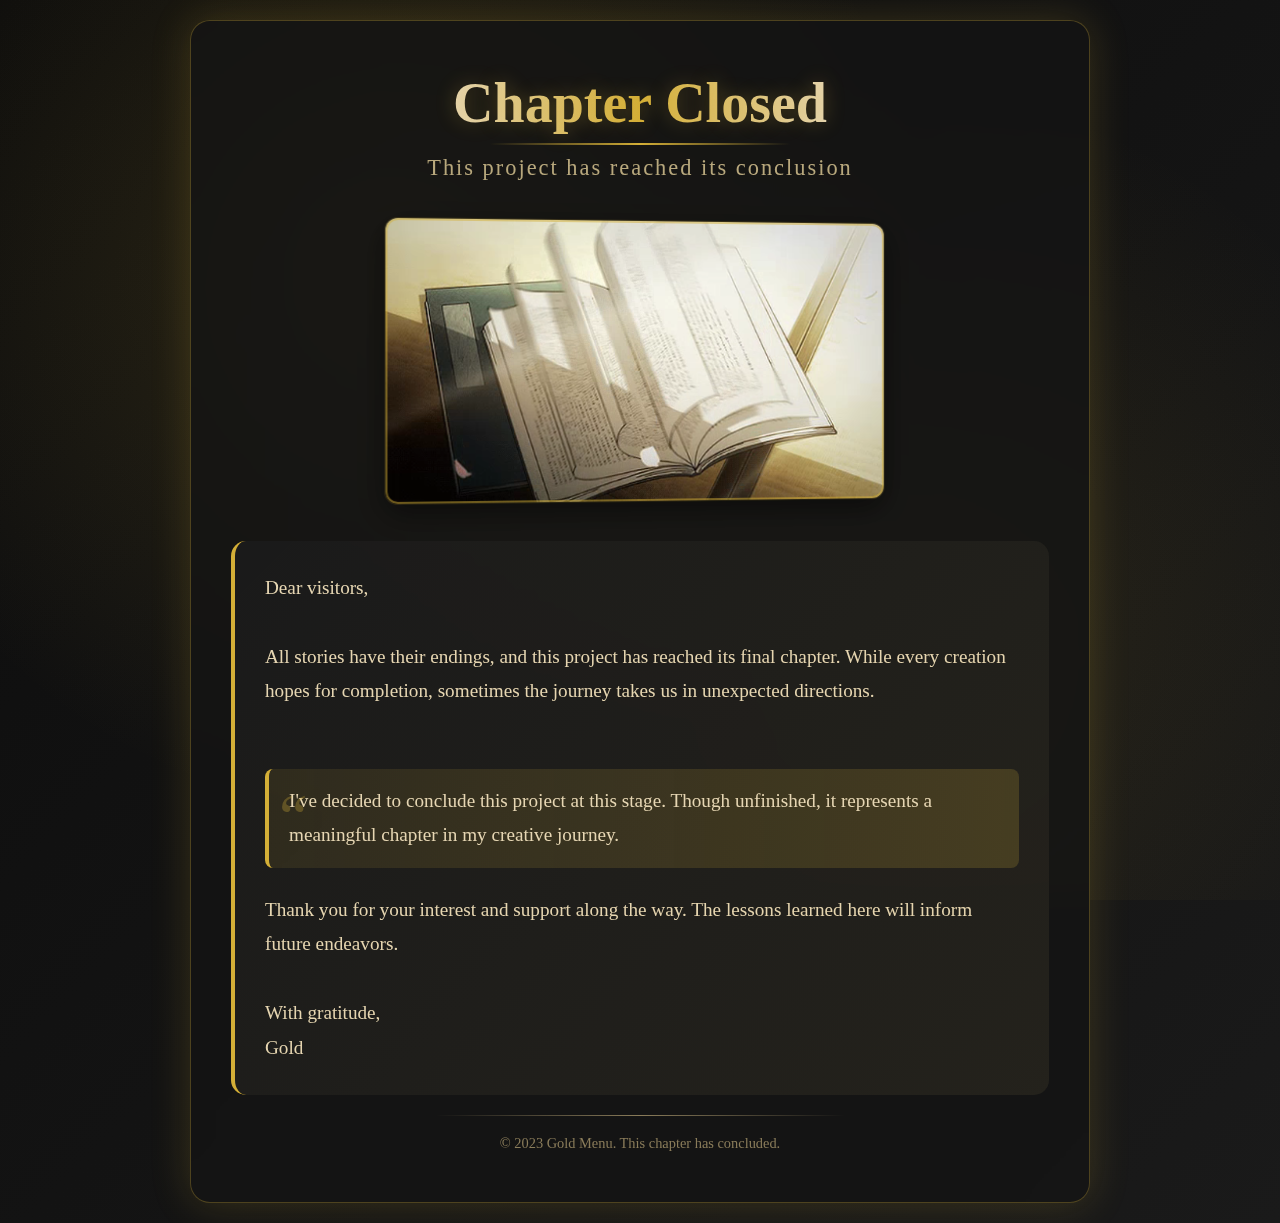
<file: index.html>
<!DOCTYPE html>
<html lang="en">
<head>
    <meta charset="UTF-8">
    <meta name="viewport" content="width=device-width, initial-scale=1.0">
    <title>Project Closure | A Chapter Ends</title>
    <link rel="stylesheet" href="https://cdnjs.cloudflare.com/ajax/libs/font-awesome/6.4.0/css/all.min.css">
    <style>
        * {
            margin: 0;
            padding: 0;
            box-sizing: border-box;
            font-family: 'Playfair Display', serif;
        }
        
        body {
            background: linear-gradient(135deg, #0c0c0c 0%, #1a1a1a 100%);
            color: #e6d6b3;
            min-height: 100vh;
            display: flex;
            justify-content: center;
            align-items: center;
            padding: 20px;
            overflow-x: hidden;
        }
        
        .gold-shine {
            position: absolute;
            top: 0;
            left: 0;
            width: 100%;
            height: 100%;
            background: radial-gradient(circle at 30% 30%, rgba(212,175,55,0.15) 0%, transparent 50%),
                        radial-gradient(circle at 70% 70%, rgba(212,175,55,0.1) 0%, transparent 50%);
            pointer-events: none;
            z-index: 0;
        }
        
        .container {
            max-width: 900px;
            width: 100%;
            text-align: center;
            background: rgba(20, 20, 20, 0.8);
            backdrop-filter: blur(10px);
            border-radius: 20px;
            padding: 50px 40px;
            box-shadow: 0 0 40px rgba(212,175,55,0.2);
            border: 1px solid rgba(212,175,55,0.3);
            position: relative;
            z-index: 1;
            animation: fadeIn 1.5s ease-out;
        }
        
        h1 {
            font-size: 3.5rem;
            margin-bottom: 20px;
            background: linear-gradient(to right, #e6d6b3, #d4af37, #e6d6b3);
            -webkit-background-clip: text;
            background-clip: text;
            color: transparent;
            text-shadow: 0 0 20px rgba(212,175,55,0.3);
            position: relative;
            display: inline-block;
        }
        
        h1:after {
            content: '';
            position: absolute;
            bottom: -10px;
            left: 10%;
            width: 80%;
            height: 2px;
            background: linear-gradient(to right, transparent, #d4af37, transparent);
        }
        
        .subtitle {
            font-size: 1.4rem;
            margin-bottom: 40px;
            font-weight: 300;
            color: #b8a87d;
            letter-spacing: 2px;
        }
        
        .book-video {
            max-width: 500px;
            margin: 0 auto 40px;
            border-radius: 12px;
            overflow: hidden;
            box-shadow: 0 10px 30px rgba(0, 0, 0, 0.5), 0 0 0 1px rgba(212,175,55,0.2);
            position: relative;
            transform: perspective(1000px) rotateY(5deg);
            transition: transform 0.5s ease;
        }
        
        .book-video:hover {
            transform: perspective(1000px) rotateY(0deg);
        }
        
        .book-video video {
            width: 100%;
            height: auto;
            display: block;
        }
        
        .video-border {
            position: absolute;
            top: 0;
            left: 0;
            right: 0;
            bottom: 0;
            border: 2px solid rgba(212,175,55,0.5);
            border-radius: 12px;
            pointer-events: none;
        }
        
        .message {
            font-size: 1.2rem;
            line-height: 1.8;
            margin-bottom: 40px;
            text-align: left;
            background: rgba(30, 30, 30, 0.7);
            padding: 30px;
            border-radius: 15px;
            border-left: 4px solid #d4af37;
            position: relative;
            overflow: hidden;
        }
        
        .message:before {
            content: '';
            position: absolute;
            top: 0;
            left: 0;
            width: 100%;
            height: 100%;
            background: linear-gradient(135deg, transparent 0%, rgba(212,175,55,0.05) 100%);
            pointer-events: none;
        }
        
        .highlight {
            background: linear-gradient(to right, rgba(212,175,55,0.1), rgba(212,175,55,0.2));
            padding: 15px 20px;
            border-radius: 8px;
            margin: 25px 0;
            border-left: 4px solid #d4af37;
            position: relative;
        }
        
        .highlight:before {
            content: '“';
            position: absolute;
            top: -10px;
            left: 10px;
            font-size: 4rem;
            color: rgba(212,175,55,0.3);
            font-family: Georgia, serif;
        }
        
        .social-links {
            display: flex;
            justify-content: center;
            gap: 20px;
            margin: 40px 0;
        }
        
        .social-link {
            display: inline-flex;
            align-items: center;
            justify-content: center;
            width: 60px;
            height: 60px;
            background: rgba(30, 30, 30, 0.7);
            border-radius: 50%;
            color: #b8a87d;
            font-size: 1.5rem;
            transition: all 0.4s ease;
            text-decoration: none;
            border: 1px solid rgba(212,175,55,0.3);
            position: relative;
            overflow: hidden;
        }
        
        .social-link:before {
            content: '';
            position: absolute;
            top: 0;
            left: -100%;
            width: 100%;
            height: 100%;
            background: linear-gradient(90deg, transparent, rgba(212,175,55,0.4), transparent);
            transition: left 0.5s;
        }
        
        .social-link:hover {
            color: #d4af37;
            border-color: #d4af37;
            transform: translateY(-5px);
            box-shadow: 0 5px 15px rgba(212,175,55,0.3);
        }
        
        .social-link:hover:before {
            left: 100%;
        }
        
        .footer {
            margin-top: 40px;
            font-size: 0.9rem;
            color: #8a7c5a;
            position: relative;
        }
        
        .footer:before {
            content: '';
            position: absolute;
            top: -20px;
            left: 25%;
            width: 50%;
            height: 1px;
            background: linear-gradient(to right, transparent, #8a7c5a, transparent);
        }
        
        .floating {
            animation: float 6s ease-in-out infinite;
        }
        
        @keyframes float {
            0% { transform: translateY(0px); }
            50% { transform: translateY(-15px); }
            100% { transform: translateY(0px); }
        }
        
        @keyframes fadeIn {
            from { opacity: 0; transform: translateY(30px); }
            to { opacity: 1; transform: translateY(0); }
        }
        
        .gold-particle {
            position: absolute;
            width: 4px;
            height: 4px;
            background: #d4af37;
            border-radius: 50%;
            box-shadow: 0 0 6px 2px rgba(212,175,55,0.7);
            opacity: 0;
            z-index: 0;
        }
        
        /* Responsive adjustments */
        @media (max-width: 768px) {
            h1 {
                font-size: 2.5rem;
            }
            
            .subtitle {
                font-size: 1.2rem;
            }
            
            .message {
                font-size: 1rem;
                padding: 20px;
            }
            
            .container {
                padding: 30px 20px;
            }
            
            .book-video {
                max-width: 100%;
                transform: none;
            }
        }
    </style>
</head>
<body>
    <div class="gold-shine"></div>
    
    <div class="container">
        <h1 class="floating">Chapter Closed</h1>
        <p class="subtitle">This project has reached its conclusion</p>
        
        <div class="book-video">
            <video autoplay muted loop>
                <source src="chapter.mp4" type="video/mp4">
                Your browser does not support the video tag.
            </video>
            <div class="video-border"></div>
        </div>
        
        <div class="message">
            <p>Dear visitors,</p>
            <br>
            <p>All stories have their endings, and this project has reached its final chapter. While every creation hopes for completion, sometimes the journey takes us in unexpected directions.</p>
            <br>
            
            <div class="highlight">
                <p>I've decided to conclude this project at this stage. Though unfinished, it represents a meaningful chapter in my creative journey.</p>
            </div>
            
            <p>Thank you for your interest and support along the way. The lessons learned here will inform future endeavors.</p>
            <br>
            <p>With gratitude,</p>
            <p>Gold</p>
        </div>
        
        
        <div class="footer">
            <p>© 2023 Gold Menu. This chapter has concluded.</p>
        </div>
    </div>

    <script>
        // Create gold particles
        function createParticles() {
            const container = document.querySelector('.container');
            const particlesCount = 30;
            
            for (let i = 0; i < particlesCount; i++) {
                const particle = document.createElement('div');
                particle.classList.add('gold-particle');
                
                // Random position
                const posX = Math.random() * 100;
                const posY = Math.random() * 100;
                particle.style.left = `${posX}%`;
                particle.style.top = `${posY}%`;
                
                // Random animation
                const delay = Math.random() * 5;
                const duration = 3 + Math.random() * 4;
                particle.style.animation = `float ${duration}s ease-in-out ${delay}s infinite`;
                
                container.appendChild(particle);
            }
        }
        
        // Initialize
        document.addEventListener('DOMContentLoaded', function() {
            createParticles();
            
            // Fade in effect
            document.body.style.opacity = 0;
            document.body.style.transition = 'opacity 1.5s';
            
            setTimeout(function() {
                document.body.style.opacity = 1;
            }, 100);
        });
    </script>
</body>
</html>
</file>
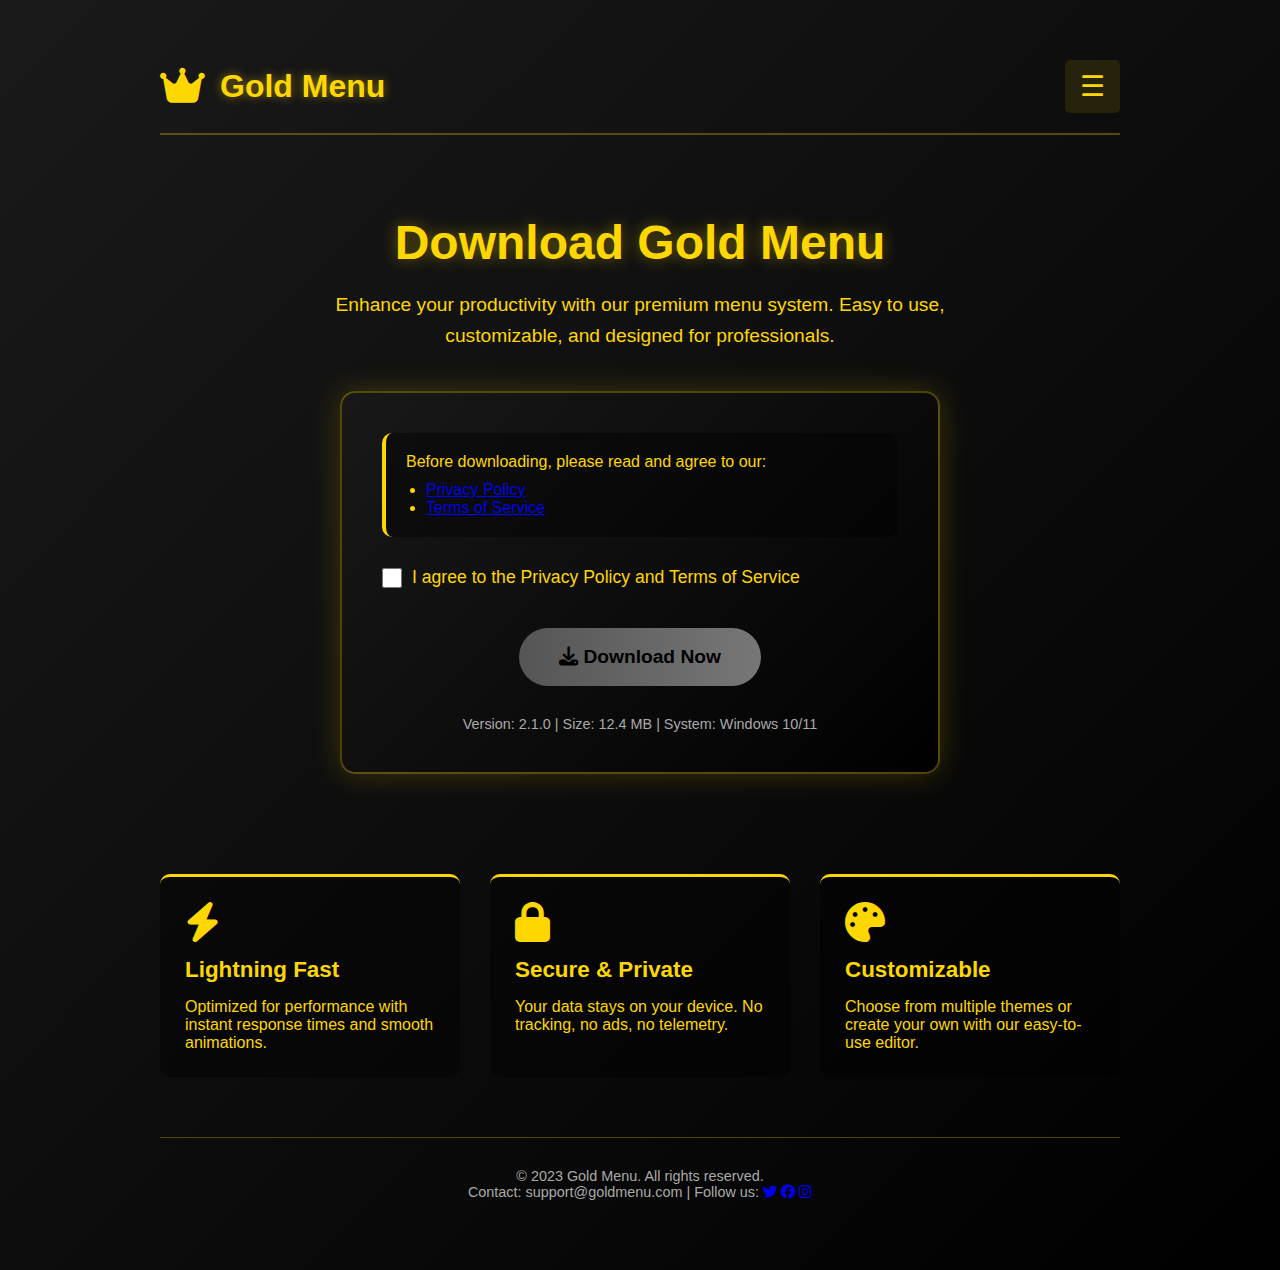
<file: download.html>
<!DOCTYPE html>
<html lang="en">
<head>
    <meta charset="UTF-8">
    <meta name="viewport" content="width=device-width, initial-scale=1.0">
    <title>Download - Gold Menu</title>
    <link rel="stylesheet" href="https://cdnjs.cloudflare.com/ajax/libs/font-awesome/6.4.0/css/all.min.css">
    <style>
        * {
            margin: 0;
            padding: 0;
            box-sizing: border-box;
        }
        
        body {
            background: linear-gradient(135deg, #1a1a1a 0%, #000000 100%);
            color: #ffd700;
            font-family: 'Segoe UI', Tahoma, Geneva, Verdana, sans-serif;
            min-height: 100vh;
            padding: 20px;
            position: relative;
        }
        
        .container {
            max-width: 1000px;
            margin: 0 auto;
            padding: 20px;
        }
        
        header {
            display: flex;
            justify-content: space-between;
            align-items: center;
            padding: 20px 0;
            border-bottom: 2px solid rgba(255, 215, 0, 0.3);
            margin-bottom: 40px;
        }
        
        .logo {
            display: flex;
            align-items: center;
            gap: 15px;
        }
        
        .logo-icon {
            font-size: 2.5rem;
            color: #ffd700;
        }
        
        .logo-text {
            font-size: 2rem;
            font-weight: bold;
            text-shadow: 0 0 10px rgba(255, 215, 0, 0.5);
        }
        
        .menu-btn {
            font-size: 28px;
            cursor: pointer;
            padding: 10px 15px;
            color: #ffd700;
            transition: 0.3s;
            background: rgba(255, 215, 0, 0.1);
            border-radius: 5px;
        }
        
        .menu-btn:hover {
            color: #fff;
            background: rgba(255, 215, 0, 0.2);
        }
        
        .side-nav {
            height: 100%;
            width: 0;
            position: fixed;
            top: 0;
            left: 0;
            background: rgba(0, 0, 0, 0.95);
            overflow-x: hidden;
            transition: 0.4s;
            padding-top: 80px;
            box-shadow: 2px 0 20px rgba(255, 215, 0, 0.5);
            z-index: 1000;
        }
        
        .side-nav a {
            padding: 15px 30px;
            text-decoration: none;
            font-size: 20px;
            color: #ffd700;
            display: block;
            transition: 0.3s;
            border-bottom: 1px solid rgba(255, 215, 0, 0.2);
        }
        
        .side-nav a:hover {
            background: rgba(255, 215, 0, 0.1);
            padding-left: 40px;
        }
        
        .side-nav .closebtn {
            position: absolute;
            top: 20px;
            right: 25px;
            font-size: 30px;
            cursor: pointer;
        }
        
        .hero {
            text-align: center;
            padding: 40px 0;
        }
        
        h1 {
            font-size: 3rem;
            margin-bottom: 20px;
            text-shadow: 0 0 15px rgba(255, 215, 0, 0.4);
        }
        
        .subtitle {
            font-size: 1.2rem;
            margin-bottom: 40px;
            max-width: 700px;
            margin-left: auto;
            margin-right: auto;
            line-height: 1.6;
        }
        
        .download-card {
            background: linear-gradient(135deg, rgba(26, 26, 26, 0.9) 0%, rgba(0, 0, 0, 0.9) 100%);
            border: 2px solid rgba(255, 215, 0, 0.3);
            border-radius: 15px;
            padding: 40px;
            margin: 0 auto;
            max-width: 600px;
            box-shadow: 0 0 30px rgba(255, 215, 0, 0.2);
        }
        
        .agreement {
            text-align: left;
            margin-bottom: 30px;
            padding: 20px;
            background: rgba(0, 0, 0, 0.4);
            border-radius: 10px;
            border-left: 4px solid #ffd700;
        }
        
        .checkbox-container {
            display: flex;
            align-items: center;
            gap: 10px;
            margin: 20px 0;
        }
        
        input[type="checkbox"] {
            width: 20px;
            height: 20px;
            accent-color: #ffd700;
        }
        
        label {
            font-size: 1.1rem;
            cursor: pointer;
        }
        
        .download-btn {
            display: inline-block;
            padding: 18px 40px;
            font-size: 1.2rem;
            font-weight: bold;
            background: linear-gradient(to right, #ffd700, #ffaa00);
            border: none;
            color: #000;
            cursor: pointer;
            border-radius: 50px;
            margin-top: 20px;
            transition: 0.3s;
            box-shadow: 0 5px 15px rgba(255, 215, 0, 0.4);
            position: relative;
            overflow: hidden;
        }
        
        .download-btn:disabled {
            background: linear-gradient(to right, #555, #777);
            cursor: not-allowed;
            box-shadow: none;
        }
        
        .download-btn:hover:not(:disabled) {
            transform: translateY(-3px);
            box-shadow: 0 8px 20px rgba(255, 215, 0, 0.6);
        }
        
        .download-btn:active:not(:disabled) {
            transform: translateY(1px);
        }
        
        .download-info {
            margin-top: 30px;
            font-size: 0.9rem;
            color: #aaa;
        }
        
        .features {
            display: flex;
            flex-wrap: wrap;
            justify-content: center;
            gap: 30px;
            margin: 60px 0;
        }
        
        .feature {
            flex: 1;
            min-width: 250px;
            max-width: 300px;
            padding: 25px;
            background: rgba(0, 0, 0, 0.4);
            border-radius: 10px;
            border-top: 3px solid #ffd700;
        }
        
        .feature i {
            font-size: 2.5rem;
            margin-bottom: 15px;
            color: #ffd700;
        }
        
        .feature h3 {
            margin-bottom: 15px;
            font-size: 1.4rem;
        }
        
        footer {
            text-align: center;
            padding: 30px 0;
            margin-top: 60px;
            border-top: 1px solid rgba(255, 215, 0, 0.3);
            color: #aaa;
            font-size: 0.9rem;
        }
        
        @media (max-width: 768px) {
            h1 {
                font-size: 2.2rem;
            }
            
            .download-card {
                padding: 25px;
            }
            
            .feature {
                min-width: 100%;
            }
        }
    </style>
</head>
<body>
    <div class="container">
        <header>
            <div class="logo">
                <div class="logo-icon"><i class="fas fa-crown"></i></div>
                <div class="logo-text">Gold Menu</div>
            </div>
            <div class="menu-btn" onclick="openNav()">☰</div>
        </header>

        <div id="mySidenav" class="side-nav">
            <a href="javascript:void(0)" class="closebtn" onclick="closeNav()">✖</a>
            <a href="index.html"><i class="fas fa-home"></i> Home</a>
            <a href="privacy.html"><i class="fas fa-shield-alt"></i> Privacy Policy</a>
            <a href="terms.html"><i class="fas fa-file-contract"></i> Terms of Service</a>
            <a href="download.html"><i class="fas fa-download"></i> Download</a>
        </div>

        <div class="hero">
            <h1>Download Gold Menu</h1>
            <p class="subtitle">Enhance your productivity with our premium menu system. Easy to use, customizable, and designed for professionals.</p>
            
            <div class="download-card">
                <div class="agreement">
                    <p>Before downloading, please read and agree to our:</p>
                    <ul style="margin-left: 20px; margin-top: 10px;">
                        <li><a href="privacy.html" style="text-decoration: underline;">Privacy Policy</a></li>
                        <li><a href="terms.html" style="text-decoration: underline;">Terms of Service</a></li>
                    </ul>
                </div>
                
                <div class="checkbox-container">
                    <input type="checkbox" id="agree">
                    <label for="agree">I agree to the Privacy Policy and Terms of Service</label>
                </div>
                
                <a href="GoldMenuSetup.exe" id="downloadLink" download>
                    <button class="download-btn" id="downloadBtn" disabled>
                        <i class="fas fa-download"></i> Download Now
                    </button>
                </a>
                
                <div class="download-info">
                    <p>Version: 2.1.0 | Size: 12.4 MB | System: Windows 10/11</p>
                </div>
            </div>
        </div>

        <div class="features">
            <div class="feature">
                <i class="fas fa-bolt"></i>
                <h3>Lightning Fast</h3>
                <p>Optimized for performance with instant response times and smooth animations.</p>
            </div>
            <div class="feature">
                <i class="fas fa-lock"></i>
                <h3>Secure & Private</h3>
                <p>Your data stays on your device. No tracking, no ads, no telemetry.</p>
            </div>
            <div class="feature">
                <i class="fas fa-palette"></i>
                <h3>Customizable</h3>
                <p>Choose from multiple themes or create your own with our easy-to-use editor.</p>
            </div>
        </div>

        <footer>
            <p>© 2023 Gold Menu. All rights reserved.</p>
            <p>Contact: support@goldmenu.com | Follow us: 
                <a href="#"><i class="fab fa-twitter"></i></a>
                <a href="#"><i class="fab fa-facebook"></i></a>
                <a href="#"><i class="fab fa-instagram"></i></a>
            </p>
        </footer>
    </div>

    <script>
        const checkbox = document.getElementById('agree');
        const btn = document.getElementById('downloadBtn');
        
        checkbox.addEventListener('change', () => { 
            btn.disabled = !checkbox.checked; 
        });

        function openNav() { 
            document.getElementById("mySidenav").style.width = "280px"; 
        }
        
        function closeNav() { 
            document.getElementById("mySidenav").style.width = "0"; 
        }
        
        // Close the navigation when clicking outside of it
        document.addEventListener('click', function(event) {
            const nav = document.getElementById('mySidenav');
            const menuBtn = document.querySelector('.menu-btn');
            if (event.target !== menuBtn && !menuBtn.contains(event.target) && 
                event.target !== nav && !nav.contains(event.target)) {
                closeNav();
            }
        });
    </script>
</body>
</html>
</file>
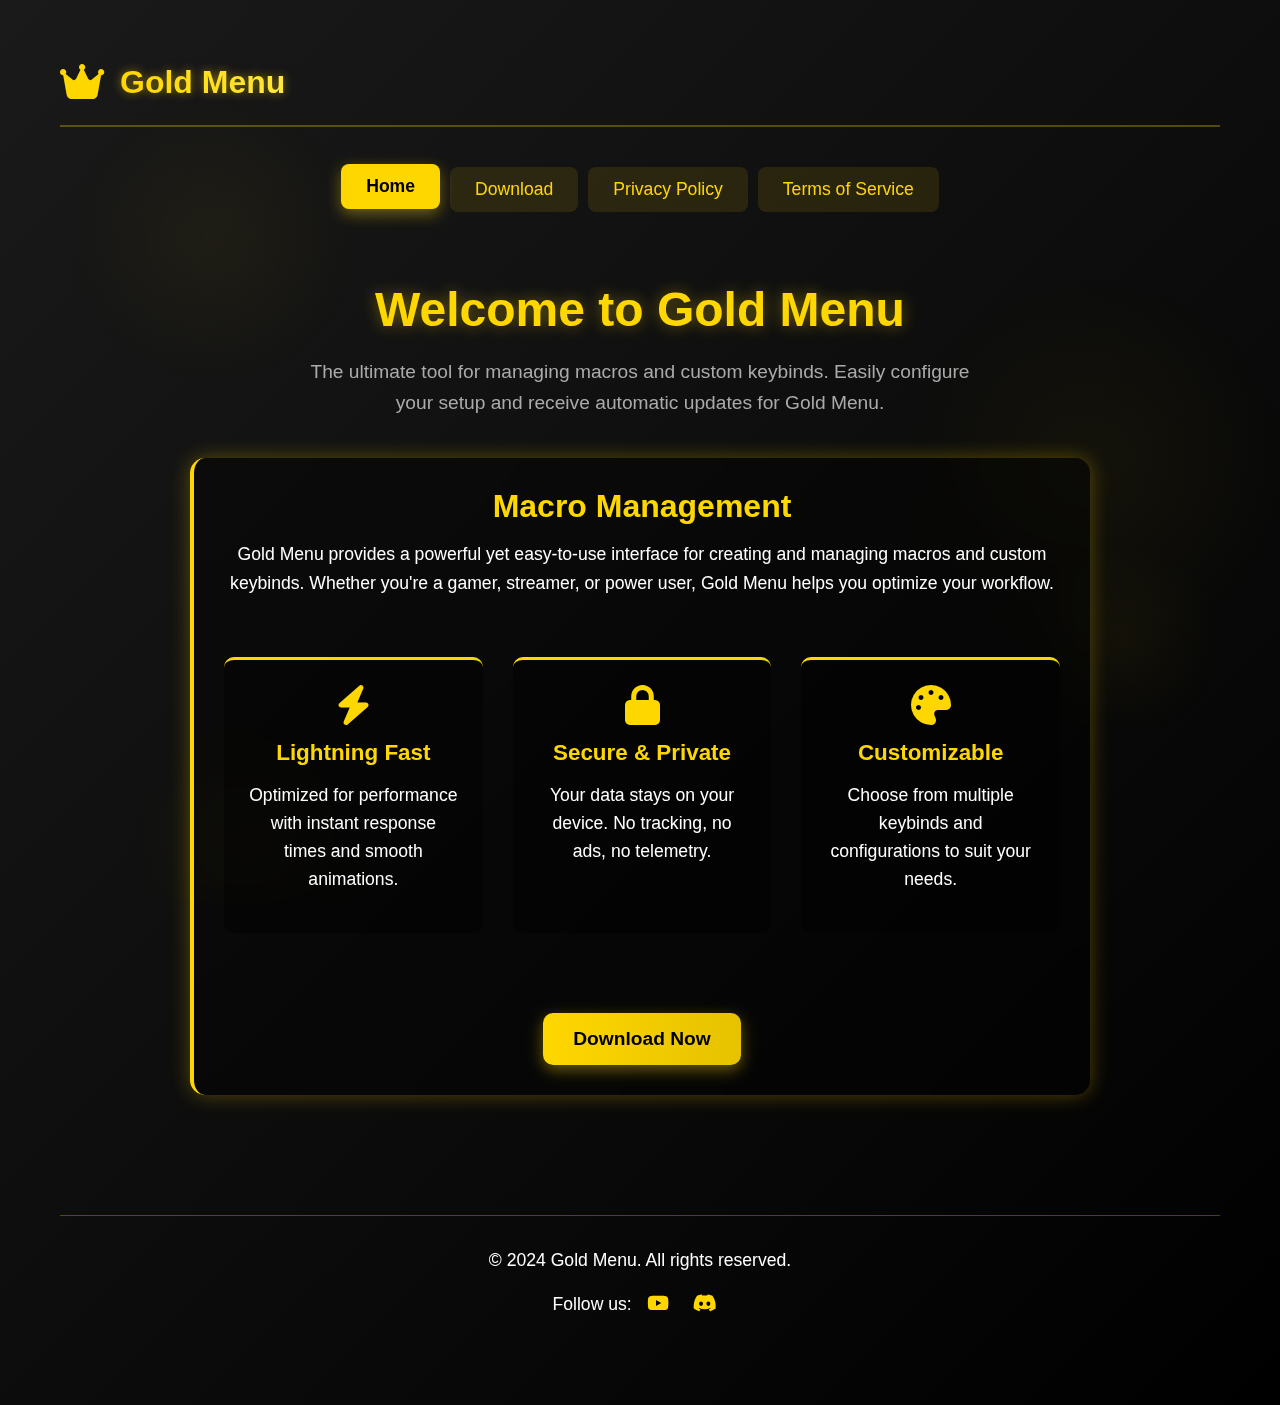
<file: indexold.html>
<!DOCTYPE html>
<html lang="en">
<head>
    <meta charset="UTF-8">
    <meta name="viewport" content="width=device-width, initial-scale=1.0">
    <title>Gold Menu - Macro Management</title>
    <link rel="stylesheet" href="https://cdnjs.cloudflare.com/ajax/libs/font-awesome/6.4.0/css/all.min.css">
    <style>
        /* Global Styles */
        * {
            margin: 0;
            padding: 0;
            box-sizing: border-box;
        }
        
        :root {
            --primary: #ffd700;
            --primary-dark: #e6c200;
            --primary-glow: rgba(255, 215, 0, 0.4);
            --dark: #000;
            --dark-light: #1a1a1a;
            --text: #fff;
            --text-muted: #aaa;
            --transition: all 0.3s ease;
        }
        
        body {
            background: linear-gradient(135deg, var(--dark-light) 0%, var(--dark) 100%);
            color: var(--primary);
            font-family: 'Segoe UI', Tahoma, Geneva, Verdana, sans-serif;
            min-height: 100vh;
            padding: 20px;
            position: relative;
            overflow-x: hidden;
        }
        
        .container {
            max-width: 1200px;
            margin: 0 auto;
            padding: 20px;
        }
        
        /* Animated Background */
        .bg-animation {
            position: fixed;
            top: 0;
            left: 0;
            width: 100%;
            height: 100%;
            z-index: -1;
            overflow: hidden;
        }
        
        .bg-circle {
            position: absolute;
            border-radius: 50%;
            background: radial-gradient(circle, var(--primary-glow) 0%, transparent 70%);
            opacity: 0.1;
            animation: float 15s infinite linear;
        }
        
        .bg-circle:nth-child(1) {
            width: 300px;
            height: 300px;
            top: 10%;
            left: 5%;
            animation-delay: 0s;
        }
        
        .bg-circle:nth-child(2) {
            width: 200px;
            height: 200px;
            top: 60%;
            left: 80%;
            animation-delay: 3s;
        }
        
        .bg-circle:nth-child(3) {
            width: 400px;
            height: 400px;
            top: 30%;
            left: 70%;
            animation-delay: 6s;
        }
        
        .bg-circle:nth-child(4) {
            width: 250px;
            height: 250px;
            top: 80%;
            left: 10%;
            animation-delay: 9s;
        }
        
        @keyframes float {
            0% {
                transform: translate(0, 0) rotate(0deg);
            }
            33% {
                transform: translate(30px, -50px) rotate(120deg);
            }
            66% {
                transform: translate(-20px, 20px) rotate(240deg);
            }
            100% {
                transform: translate(0, 0) rotate(360deg);
            }
        }
        
        header {
            display: flex;
            justify-content: space-between;
            align-items: center;
            padding: 20px 0;
            border-bottom: 2px solid rgba(255, 215, 0, 0.3);
            margin-bottom: 40px;
            animation: slideDown 0.8s ease;
        }
        
        .logo {
            display: flex;
            align-items: center;
            gap: 15px;
        }
        
        .logo-icon {
            font-size: 2.5rem;
            color: var(--primary);
            animation: pulse 2s infinite;
        }
        
        .logo-text {
            font-size: 2rem;
            font-weight: bold;
            text-shadow: 0 0 10px rgba(255, 215, 0, 0.5);
            background: linear-gradient(to right, var(--primary), #ffed4e, var(--primary));
            -webkit-background-clip: text;
            -webkit-text-fill-color: transparent;
            background-size: 200% auto;
            animation: shimmer 3s infinite linear;
        }
        
        @keyframes shimmer {
            0% {
                background-position: 0% center;
            }
            100% {
                background-position: 200% center;
            }
        }
        
        @keyframes pulse {
            0% {
                transform: scale(1);
            }
            50% {
                transform: scale(1.1);
            }
            100% {
                transform: scale(1);
            }
        }
        
        @keyframes slideDown {
            from {
                opacity: 0;
                transform: translateY(-30px);
            }
            to {
                opacity: 1;
                transform: translateY(0);
            }
        }
        
        /* Tab Navigation */
        .tabs {
            display: flex;
            justify-content: center;
            margin-bottom: 30px;
            flex-wrap: wrap;
            gap: 10px;
            animation: fadeIn 1s ease;
        }
        
        .tab-btn {
            padding: 12px 25px;
            background: rgba(255, 215, 0, 0.1);
            border: none;
            border-radius: 8px;
            color: var(--primary);
            font-size: 1.1rem;
            cursor: pointer;
            transition: var(--transition);
            position: relative;
            overflow: hidden;
        }
        
        .tab-btn::before {
            content: '';
            position: absolute;
            top: 0;
            left: -100%;
            width: 100%;
            height: 100%;
            background: linear-gradient(90deg, transparent, rgba(255, 215, 0, 0.4), transparent);
            transition: left 0.5s;
        }
        
        .tab-btn:hover::before {
            left: 100%;
        }
        
        .tab-btn:hover {
            background: rgba(255, 215, 0, 0.2);
            transform: translateY(-3px);
            box-shadow: 0 5px 15px rgba(255, 215, 0, 0.2);
        }
        
        .tab-btn.active {
            background: var(--primary);
            color: var(--dark);
            font-weight: bold;
            transform: translateY(-3px);
            box-shadow: 0 5px 15px rgba(255, 215, 0, 0.4);
        }
        
        .tab-content {
            display: none;
            animation: fadeIn 0.5s;
        }
        
        .tab-content.active {
            display: block;
        }
        
        @keyframes fadeIn {
            from { opacity: 0; }
            to { opacity: 1; }
        }
        
        /* Content Box - Used on multiple pages */
        .content-box {
            max-width: 900px;
            margin: 20px auto;
            background: rgba(0, 0, 0, 0.4);
            padding: 30px;
            border-radius: 15px;
            box-shadow: 0 0 20px rgba(255, 215, 0, 0.3);
            border-left: 4px solid var(--primary);
            backdrop-filter: blur(10px);
            animation: slideUp 0.8s ease;
        }
        
        @keyframes slideUp {
            from {
                opacity: 0;
                transform: translateY(30px);
            }
            to {
                opacity: 1;
                transform: translateY(0);
            }
        }
        
        h1 {
            font-size: 3rem;
            margin-bottom: 20px;
            text-shadow: 0 0 15px rgba(255, 215, 0, 0.4);
            animation: fadeIn 1s ease;
        }
        
        h2 {
            font-size: 2rem;
            margin-bottom: 15px;
            color: var(--primary);
            position: relative;
            display: inline-block;
        }
        
        h2::after {
            content: '';
            position: absolute;
            bottom: -5px;
            left: 0;
            width: 0;
            height: 3px;
            background: var(--primary);
            transition: width 0.5s ease;
        }
        
        .content-box:hover h2::after {
            width: 100%;
        }
        
        h3 {
            font-size: 1.5rem;
            margin-bottom: 15px;
            color: var(--primary);
        }
        
        p, li {
            color: var(--text);
            line-height: 1.6;
            margin-bottom: 15px;
            font-size: 1.1rem;
        }
        
        a {
            color: var(--primary);
            text-decoration: none;
            transition: var(--transition);
            position: relative;
        }
        
        a::after {
            content: '';
            position: absolute;
            bottom: -2px;
            left: 0;
            width: 0;
            height: 2px;
            background: var(--primary);
            transition: width 0.3s ease;
        }
        
        a:hover::after {
            width: 100%;
        }
        
        a:hover {
            color: #fff;
            text-shadow: 0 0 10px rgba(255, 215, 0, 0.5);
        }
        
        ul {
            margin-left: 20px;
            margin-bottom: 20px;
        }
        
        /* Home Page Specific */
        .hero {
            text-align: center;
            padding: 40px 0;
        }
        
        .subtitle {
            font-size: 1.2rem;
            margin-bottom: 40px;
            max-width: 700px;
            margin-left: auto;
            margin-right: auto;
            line-height: 1.6;
            color: var(--text-muted);
            animation: fadeIn 1.5s ease;
        }
        
        .cta-button {
            display: inline-block;
            margin-top: 20px;
            padding: 15px 30px;
            font-size: 1.2rem;
            font-weight: bold;
            color: var(--dark);
            background: linear-gradient(to right, var(--primary), var(--primary-dark));
            border: none;
            border-radius: 10px;
            cursor: pointer;
            text-decoration: none;
            transition: var(--transition);
            box-shadow: 0 5px 15px rgba(255, 215, 0, 0.4);
            position: relative;
            overflow: hidden;
        }
        
        .cta-button::before {
            content: '';
            position: absolute;
            top: 0;
            left: -100%;
            width: 100%;
            height: 100%;
            background: linear-gradient(90deg, transparent, rgba(255, 255, 255, 0.4), transparent);
            transition: left 0.5s;
        }
        
        .cta-button:hover::before {
            left: 100%;
        }
        
        .cta-button:hover {
            transform: translateY(-5px);
            box-shadow: 0 10px 25px rgba(255, 215, 0, 0.6);
            text-decoration: none;
        }
        
        /* Download Page Specific */
        .download-card {
            background: linear-gradient(135deg, rgba(26, 26, 26, 0.9) 0%, rgba(0, 0, 0, 0.9) 100%);
            border: 2px solid rgba(255, 215, 0, 0.3);
            border-radius: 15px;
            padding: 40px;
            margin: 0 auto;
            max-width: 600px;
            box-shadow: 0 0 30px rgba(255, 215, 0, 0.2);
            backdrop-filter: blur(10px);
            animation: pulseCard 2s infinite alternate;
        }
        
        @keyframes pulseCard {
            from {
                box-shadow: 0 0 30px rgba(255, 215, 0, 0.2);
            }
            to {
                box-shadow: 0 0 40px rgba(255, 215, 0, 0.4);
            }
        }
        
        .agreement {
            text-align: left;
            margin-bottom: 30px;
            padding: 20px;
            background: rgba(0, 0, 0, 0.4);
            border-radius: 10px;
            border-left: 4px solid var(--primary);
        }
        
        .checkbox-container {
            display: flex;
            align-items: center;
            gap: 10px;
            margin: 20px 0;
        }
        
        input[type="checkbox"] {
            width: 20px;
            height: 20px;
            accent-color: var(--primary);
            cursor: pointer;
            transform: scale(1);
            transition: transform 0.2s ease;
        }
        
        input[type="checkbox"]:hover {
            transform: scale(1.1);
        }
        
        label {
            font-size: 1.1rem;
            cursor: pointer;
            transition: var(--transition);
        }
        
        label:hover {
            color: var(--primary);
            text-shadow: 0 0 5px rgba(255, 215, 0, 0.3);
        }
        
        .download-btn {
            display: inline-block;
            padding: 18px 40px;
            font-size: 1.2rem;
            font-weight: bold;
            background: linear-gradient(to right, var(--primary), var(--primary-dark));
            border: none;
            color: var(--dark);
            cursor: pointer;
            border-radius: 50px;
            margin-top: 20px;
            transition: var(--transition);
            box-shadow: 0 5px 15px rgba(255, 215, 0, 0.4);
            position: relative;
            overflow: hidden;
        }
        
        .download-btn::before {
            content: '';
            position: absolute;
            top: 0;
            left: -100%;
            width: 100%;
            height: 100%;
            background: linear-gradient(90deg, transparent, rgba(255, 255, 255, 0.4), transparent);
            transition: left 0.5s;
        }
        
        .download-btn:hover::before {
            left: 100%;
        }
        
        .download-btn:disabled {
            background: linear-gradient(to right, #555, #777);
            cursor: not-allowed;
            box-shadow: none;
            transform: none;
        }
        
        .download-btn:hover:not(:disabled) {
            transform: translateY(-5px) scale(1.05);
            box-shadow: 0 10px 25px rgba(255, 215, 0, 0.6);
        }
        
        .download-btn:active:not(:disabled) {
            transform: translateY(1px);
        }
        
        .download-info {
            margin-top: 30px;
            font-size: 0.9rem;
            color: var(--text-muted);
        }
        
        /* Features Section */
        .features {
            display: flex;
            flex-wrap: wrap;
            justify-content: center;
            gap: 30px;
            margin: 60px 0;
        }
        
        .feature {
            flex: 1;
            min-width: 250px;
            max-width: 300px;
            padding: 25px;
            background: rgba(0, 0, 0, 0.4);
            border-radius: 10px;
            border-top: 3px solid var(--primary);
            transition: var(--transition);
            transform: translateY(0);
            animation: fadeIn 1s ease;
        }
        
        .feature:hover {
            transform: translateY(-10px);
            box-shadow: 0 10px 20px rgba(255, 215, 0, 0.2);
            border-top: 3px solid #fff;
        }
        
        .feature i {
            font-size: 2.5rem;
            margin-bottom: 15px;
            color: var(--primary);
            transition: var(--transition);
        }
        
        .feature:hover i {
            transform: scale(1.2) rotate(5deg);
            color: #fff;
        }
        
        .feature h3 {
            margin-bottom: 15px;
            font-size: 1.4rem;
        }
        
        /* Footer */
        footer {
            text-align: center;
            padding: 30px 0;
            margin-top: 60px;
            border-top: 1px solid rgba(255, 215, 0, 0.3);
            color: var(--text-muted);
            font-size: 0.9rem;
            animation: fadeIn 1s ease;
        }
        
        footer a {
            margin: 0 10px;
            font-size: 1.2rem;
            display: inline-block;
            transition: var(--transition);
        }
        
        footer a:hover {
            transform: translateY(-5px) scale(1.2);
        }
        
        /* Responsive Design */
        @media (max-width: 768px) {
            h1 {
                font-size: 2.2rem;
            }
            
            h2 {
                font-size:1.8rem;
            }
            
            .download-card, .content-box {
                padding: 25px;
            }
            
            .feature {
                min-width: 100%;
            }
            
            .logo-text {
                font-size: 1.6rem;
            }
            
            .tabs {
                flex-direction: column;
            }
        }
        
        /* Particle Effect for Download Button */
        .particles {
            position: absolute;
            top: 0;
            left: 0;
            width: 100%;
            height: 100%;
            pointer-events: none;
            z-index: 1;
        }
        
        .particle {
            position: absolute;
            width: 4px;
            height: 4px;
            background: var(--primary);
            border-radius: 50%;
            opacity: 0;
        }
        
        /* Progress Bar Animation */
        .progress-container {
            width: 100%;
            height: 5px;
            background: rgba(255, 215, 0, 0.2);
            border-radius: 5px;
            margin-top: 10px;
            overflow: hidden;
            display: none;
        }
        
        .progress-bar {
            height: 100%;
            background: linear-gradient(to right, var(--primary), var(--primary-dark));
            width: 0%;
            transition: width 0.3s ease;
        }
    </style>
</head>
<body>
    <!-- Animated Background -->
    <div class="bg-animation">
        <div class="bg-circle"></div>
        <div class="bg-circle"></div>
        <div class="bg-circle"></div>
        <div class="bg-circle"></div>
    </div>

    <div class="container">
        <header>
            <div class="logo">
                <div class="logo-icon"><i class="fas fa-crown"></i></div>
                <div class="logo-text">Gold Menu</div>
            </div>
        </header>

        <!-- Tab Navigation -->
        <div class="tabs">
            <button class="tab-btn active" data-tab="home">Home</button>
            <button class="tab-btn" data-tab="download">Download</button>
            <button class="tab-btn" data-tab="privacy">Privacy Policy</button>
            <button class="tab-btn" data-tab="terms">Terms of Service</button>
        </div>

        <!-- Home Tab -->
        <div id="home" class="tab-content active">
            <div class="hero">
                <h1>Welcome to Gold Menu</h1>
                <p class="subtitle">The ultimate tool for managing macros and custom keybinds. Easily configure your setup and receive automatic updates for Gold Menu.</p>
                
                <div class="content-box">
                    <h2>Macro Management</h2>
                    <p>Gold Menu provides a powerful yet easy-to-use interface for creating and managing macros and custom keybinds. Whether you're a gamer, streamer, or power user, Gold Menu helps you optimize your workflow.</p>
                    
                    <div class="features">
                        <div class="feature">
                            <i class="fas fa-bolt"></i>
                            <h3>Lightning Fast</h3>
                            <p>Optimized for performance with instant response times and smooth animations.</p>
                        </div>
                        <div class="feature">
                            <i class="fas fa-lock"></i>
                            <h3>Secure & Private</h3>
                            <p>Your data stays on your device. No tracking, no ads, no telemetry.</p>
                        </div>
                        <div class="feature">
                            <i class="fas fa-palette"></i>
                            <h3>Customizable</h3>
                            <p>Choose from multiple keybinds and configurations to suit your needs.</p>
                        </div>
                    </div>
                    
                    <button class="cta-button switch-tab" data-tab="download">Download Now</button>
                </div>
            </div>
        </div>

        <!-- Download Tab -->
        <div id="download" class="tab-content">
            <div class="hero">
                <h1>Download Gold Menu</h1>
                <p class="subtitle">Gold Menu system is Easy to use, customizable, and clean.</p>
                
                <div class="download-card">
                    <div class="particles" id="particles"></div>
                    
                    <div class="agreement">
                        <p>Before downloading, please read and agree to our:</p>
                        <ul>
                            <li><a href="javascript:void(0)" class="switch-tab" data-tab="privacy">Privacy Policy</a></li>
                            <li><a href="javascript:void(0)" class="switch-tab" data-tab="terms">Terms of Service</a></li>
                        </ul>
                    </div>
                    
                    <div class="checkbox-container">
                        <input type="checkbox" id="agree">
                        <label for="agree">I agree to the Privacy Policy and Terms of Service</label>
                    </div>
                    
                    <a href="https://download1348.mediafire.com/fb7e471rjtpgvq0DPg913TglrbhiP0xPhrpetH8NZS_DEy7g7zlIarHfVY-ehpqLZTqvQYkPcUnQkhErrniQLtA9dxXbk-Cb18KMiVTLxvFEhgIVInlIQgXgdwMdN-U-1d-7FIIRsl68sI5LkqdGjtXDyXoV33LKL79TPesR7W1g0Fs/ua37eobmq1x67nw/GoldMenuSetup.exe" id="downloadLink" download="GoldMenuSetup.exe">
                        <button class="download-btn" id="downloadBtn" disabled>
                            <i class="fas fa-download"></i> Download Now
                        </button>
                    </a>
                    
                    <div class="progress-container" id="progressContainer">
                        <div class="progress-bar" id="progressBar"></div>
                    </div>
                    
                    <div class="download-info">
                        <p>Version: 2.0 | Size: 40 MB | System: Windows 10/11</p>
                    </div>
                </div>
            </div>
        </div>

        <!-- Privacy Policy Tab -->
        <div id="privacy" class="tab-content">
            <div class="content-box">
                <h1>Privacy Policy</h1>
                <p>Gold Menu values your privacy. Our app does not collect or share personal information beyond what is required for functionality.</p>

                <h2>Data We Collect</h2>
                <ul>
                    <li>Check if AutoHotkey is installed.</li>
                    <li>Check if macro/config files created by Gold Menu exist.</li>
                </ul>

                <h2>Data We Do Not Collect</h2>
                <ul>
                    <li>No personal files or system info unrelated to Gold Menu.</li>
                    <li>No selling or sharing of data with third parties.</li>
                </ul>
            </div>
        </div>

        <!-- Terms of Service Tab -->
        <div id="terms" class="tab-content">
            <div class="content-box">
                <h1>Terms of Service</h1>

                <h2>Subscription Requirement</h2>
                <p>Gold Menu requires a subscription to Raphaelcsc911 YouTube channel. Access is verified with your Discord subscriber code.</p>

                <h2>Permitted Use</h2>
                <ul>
                    <li>Personal, non-commercial use only.</li>
                    <li>AutoHotkey must be installed for full functionality.</li>
                </ul>

                <h2>Restrictions</h2>
                <ul>
                    <li>No redistribution, resale, or sharing without permission.</li>
                    <li>No modification for public release or commercial use.</li>
                    <li>No harmful or illegal use.</li>
                </ul>

                <h2>Disclaimer</h2>
                <p>Gold Menu is provided "as is." We are not responsible for misuse or damages.</p>
            </div>
        </div>

        <footer>
            <p>© 2024 Gold Menu. All rights reserved.</p>
            <p>
                Follow us:
                <a href="https://youtube.com/@raphaelcsc911" target="_blank"><i class="fab fa-youtube"></i></a>
                <a href="https://discord.gg/Gm3UV26FjJ" target="_blank"><i class="fab fa-discord"></i></a>
            </p>
        </footer>
    </div>

    <script>
        // Tab functionality
        const tabBtns = document.querySelectorAll('.tab-btn');
        const tabContents = document.querySelectorAll('.tab-content');
        const switchTabBtns = document.querySelectorAll('.switch-tab');
        
        tabBtns.forEach(btn => {
            btn.addEventListener('click', () => {
                const tabId = btn.getAttribute('data-tab');
                tabBtns.forEach(b => b.classList.remove('active'));
                tabContents.forEach(c => c.classList.remove('active'));
                btn.classList.add('active');
                document.getElementById(tabId).classList.add('active');
            });
        });
        
        switchTabBtns.forEach(btn => {
            btn.addEventListener('click', () => {
                const tabId = btn.getAttribute('data-tab');
                tabBtns.forEach(b => b.classList.remove('active'));
                tabContents.forEach(c => c.classList.remove('active'));
                document.querySelector(`.tab-btn[data-tab="${tabId}"]`).classList.add('active');
                document.getElementById(tabId).classList.add('active');
            });
        });
        
        // Download button functionality
        const checkbox = document.getElementById('agree');
        const downloadBtn = document.getElementById('downloadBtn');
        const downloadLink = document.getElementById('downloadLink');
        const progressContainer = document.getElementById('progressContainer');
        const progressBar = document.getElementById('progressBar');
        const particlesContainer = document.getElementById('particles');
        
        if (checkbox && downloadBtn) {
            checkbox.addEventListener('change', () => { 
                downloadBtn.disabled = !checkbox.checked; 
            });
        }
        
        // Download button animation
        if (downloadBtn) {
            downloadBtn.addEventListener('click', (e) => {
                if (!downloadBtn.disabled) {
                    // Show progress bar
                    progressContainer.style.display = 'block';
                    
                    // Animate progress bar
                    let width = 0;
                    const interval = setInterval(() => {
                        if (width >= 100) {
                            clearInterval(interval);
                            // Redirect to download after animation completes
                            setTimeout(() => {
                                window.location.href = downloadLink.href;
                            }, 500);
                        } else {
                            width += 2;
                            progressBar.style.width = width + '%';
                        }
                    }, 20);
                    
                    // Create particle effect
                    createParticles(e);
                }
            });
        }
        
        // Particle effect function
        function createParticles(e) {
            const rect = downloadBtn.getBoundingClientRect();
            const x = e.clientX - rect.left;
            const y = e.clientY - rect.top;
            
            for (let i = 0; i < 15; i++) {
                const particle = document.createElement('div');
                particle.classList.add('particle');
                particle.style.left = x + 'px';
                particle.style.top = y + 'px';
                
                const angle = Math.random() * Math.PI * 2;
                const speed = 2 + Math.random() * 3;
                const size = 2 + Math.random() * 3;
                
                particle.style.width = size + 'px';
                particle.style.height = size + 'px';
                
                particlesContainer.appendChild(particle);
                
                const animation = particle.animate([
                    { 
                        transform: `translate(0, 0)`,
                        opacity: 1
                    },
                    { 
                        transform: `translate(${Math.cos(angle) * 50}px, ${Math.sin(angle) * 50}px)`,
                        opacity: 0
                    }
                ], {
                    duration: 800 + Math.random() * 400,
                    easing: 'cubic-bezier(0, .9, .57, 1)'
                });
                
                animation.onfinish = () => {
                    particle.remove();
                };
            }
        }
        
        // Add scroll animation to elements
        const observerOptions = {
            threshold: 0.1,
            rootMargin: '0px 0px -50px 0px'
        };
        
        const observer = new IntersectionObserver((entries) => {
            entries.forEach(entry => {
                if (entry.isIntersecting) {
                    entry.target.style.animation = 'slideUp 0.8s ease forwards';
                    observer.unobserve(entry.target);
                }
            });
        }, observerOptions);
        
        // Observe all content boxes and features
        document.querySelectorAll('.content-box, .feature').forEach(el => {
            observer.observe(el);
        });
    </script>
</body>
</html>
</file>
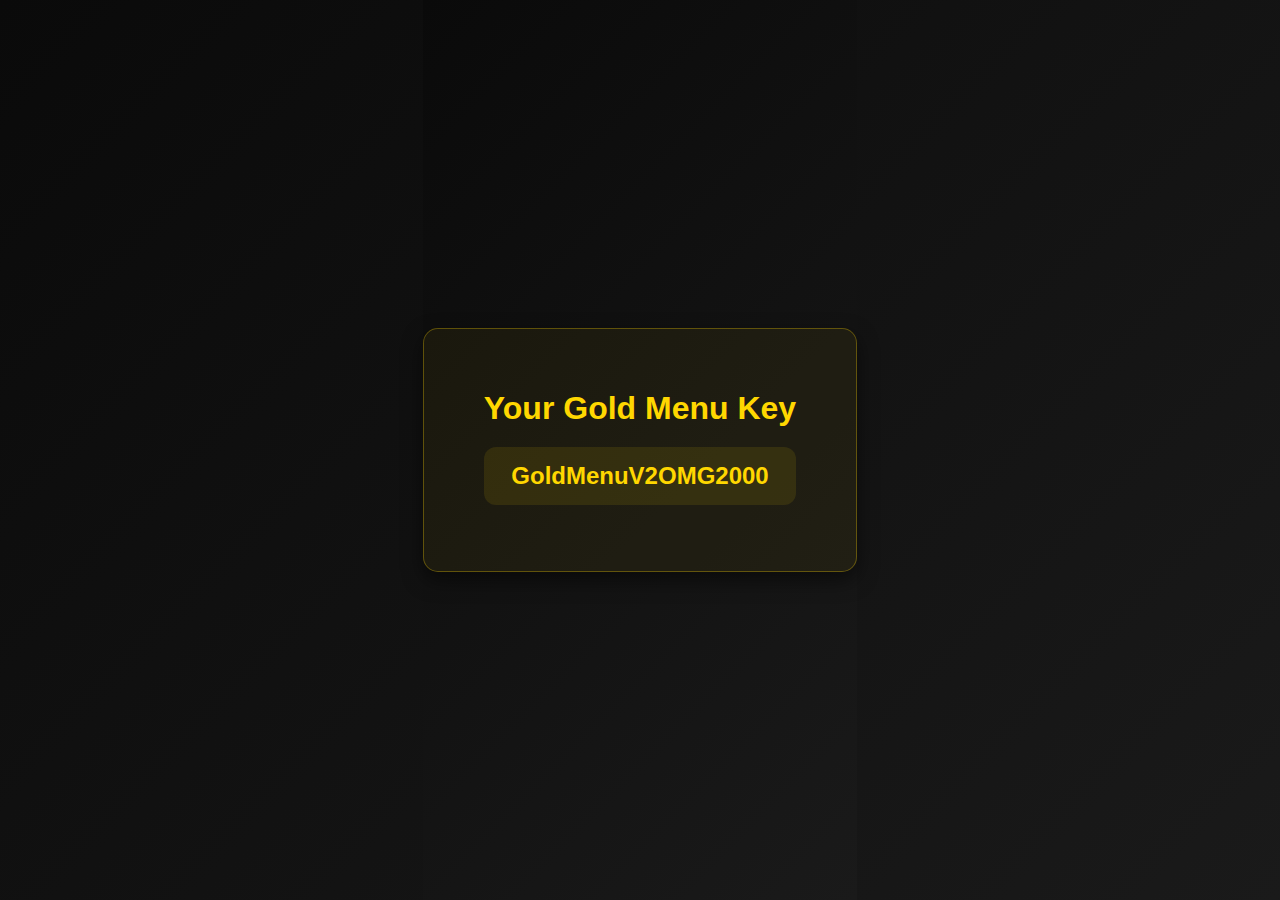
<file: keys.html>
<!DOCTYPE html>
<html lang="en">
<head>
  <meta charset="UTF-8">
  <meta name="viewport" content="width=device-width, initial-scale=1.0">
  <title>Gold Menu Key</title>
  <style>
    /* Full page setup */
    html, body {
      height: 100%;
      margin: 0;
      font-family: 'Segoe UI', Tahoma, Geneva, Verdana, sans-serif;
      background: linear-gradient(135deg, #0a0a0a 0%, #1a1a1a 100%);
      color: #ffd700;
      display: flex;
      justify-content: center;
      align-items: center;
    }

    /* Key card */
    .key-card {
      background: rgba(255, 215, 0, 0.05);
      border: 1px solid rgba(255, 215, 0, 0.3);
      border-radius: 15px;
      padding: 40px 60px;
      text-align: center;
      box-shadow: 0 8px 20px rgba(0,0,0,0.5);
    }

    .key-card h1 {
      font-size: 2rem;
      margin-bottom: 20px;
    }

    .key-box {
      font-size: 1.5rem;
      font-weight: bold;
      background: rgba(255,215,0,0.1);
      padding: 15px 25px;
      border-radius: 12px;
      user-select: all;
      cursor: pointer;
      transition: 0.3s;
    }

    .key-box:hover {
      background: rgba(255,215,0,0.2);
    }

    .copy-msg {
      margin-top: 10px;
      font-size: 0.9rem;
      color: #ccc;
      opacity: 0;
      transition: 0.3s;
    }

    .copy-msg.show {
      opacity: 1;
    }
  </style>
</head>
<body>
  <div class="key-card">
    <h1>Your Gold Menu Key</h1>
    <div class="key-box" id="keyBox">GoldMenuV2OMG2000</div>
    <div class="copy-msg" id="copyMsg">Copied to clipboard!</div>
  </div>

  <script>
    const keyBox = document.getElementById('keyBox');
    const copyMsg = document.getElementById('copyMsg');

    keyBox.addEventListener('click', () => {
      navigator.clipboard.writeText(keyBox.textContent)
        .then(() => {
          copyMsg.classList.add('show');
          setTimeout(() => copyMsg.classList.remove('show'), 1500);
        })
        .catch(err => console.error('Failed to copy:', err));
    });
  </script>
</body>
</html>
</file>
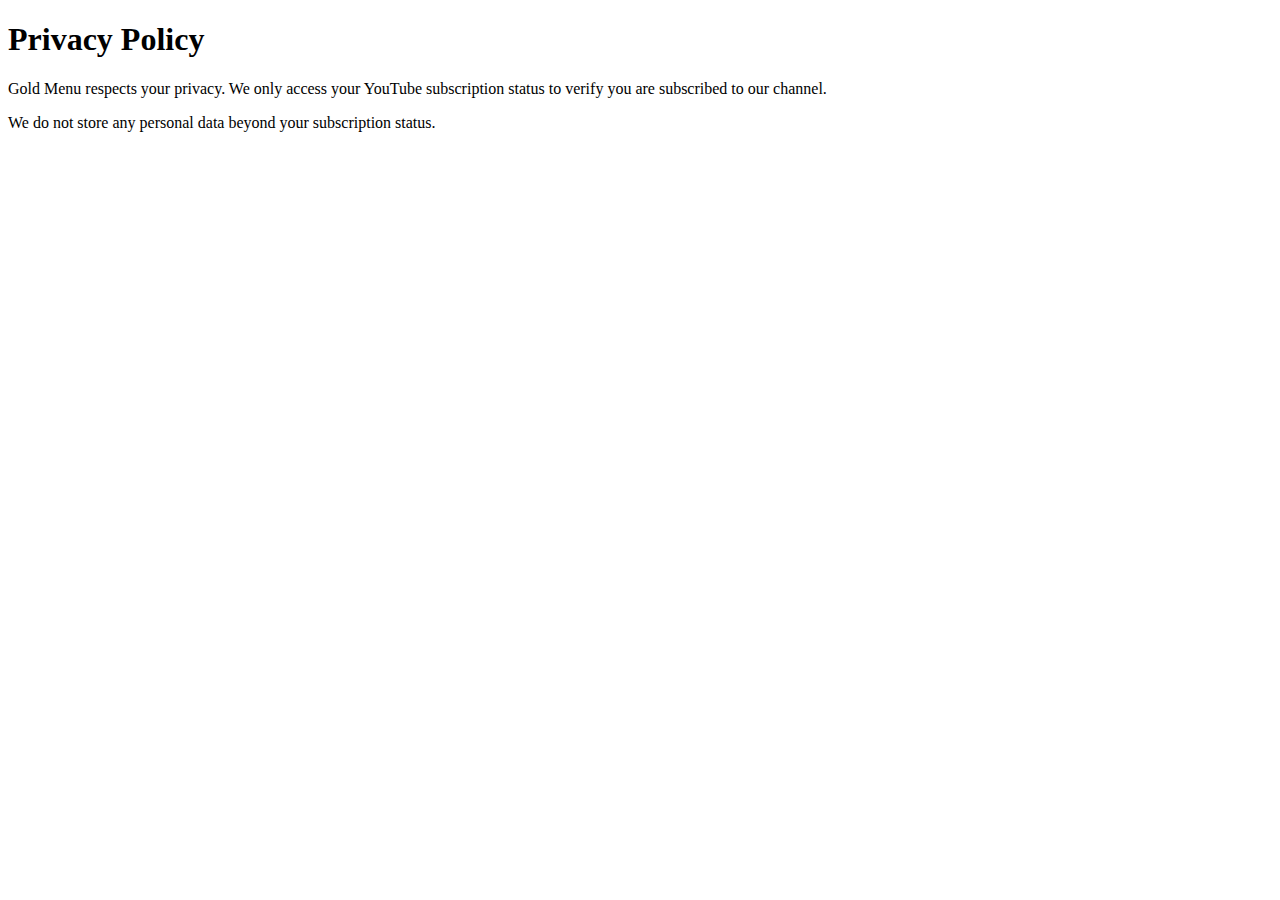
<file: Privacy Policy.html>
<!DOCTYPE html>
<html>
<head>
    <title>Privacy Policy - Gold Menu</title>
</head>
<body>
    <h1>Privacy Policy</h1>
    <p>Gold Menu respects your privacy. We only access your YouTube subscription status to verify you are subscribed to our channel.</p>
    <p>We do not store any personal data beyond your subscription status.</p>
</body>
</html>
</file>
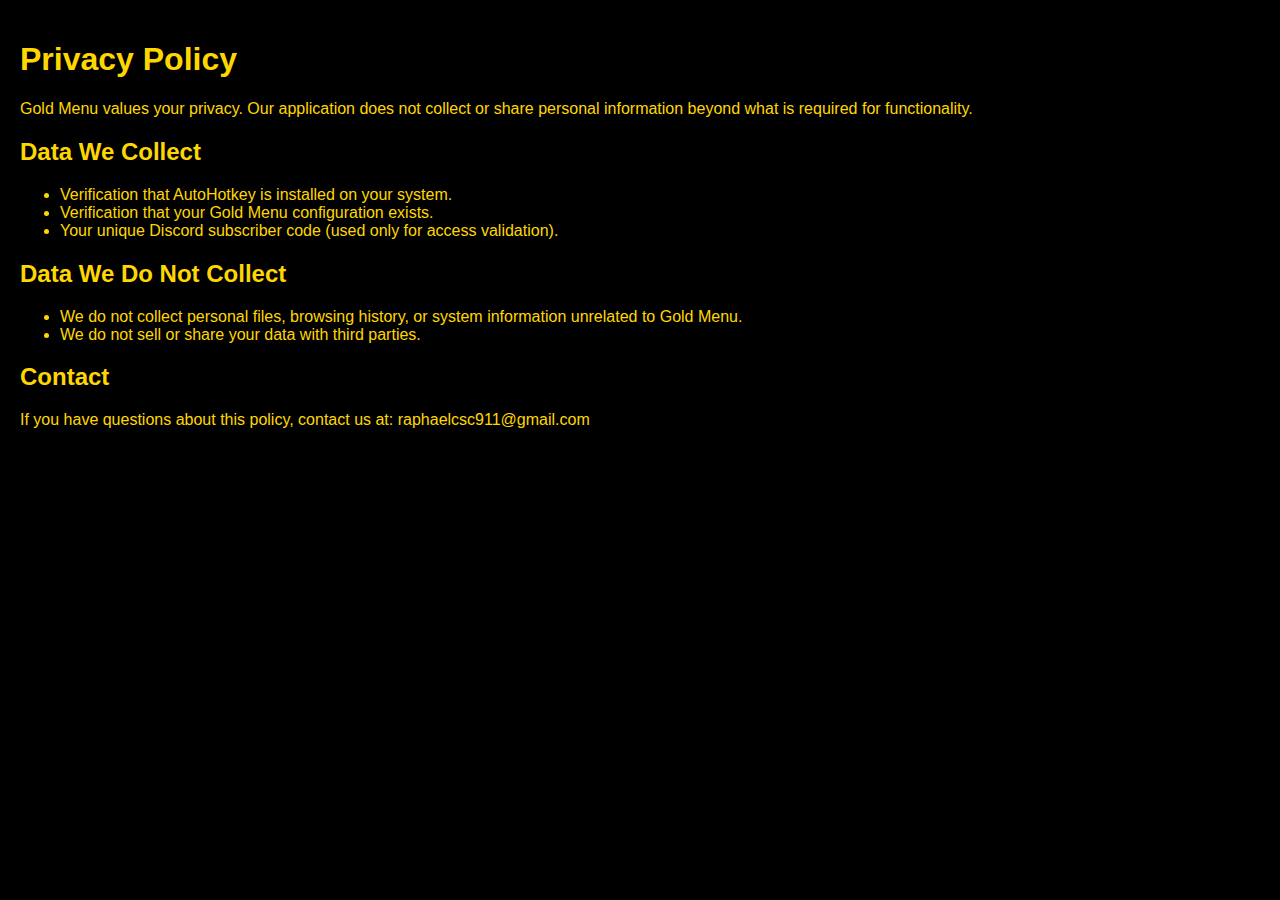
<file: Privacy.html>
<!DOCTYPE html>
<html lang="en">
<head>
  <meta charset="UTF-8">
  <title>Privacy Policy - Gold Menu</title>
  <style>
    body {
      margin: 0;
      font-family: Arial, sans-serif;
      background-color: #000;
      color: #ffd700;
      padding: 20px;
    }
    h1, h2 {
      color: #ffd700;
    }
    a {
      color: #ffd700;
      text-decoration: none;
    }
    a:hover {
      text-decoration: underline;
    }
  </style>
</head>
<body>
  <h1>Privacy Policy</h1>
  <p>Gold Menu values your privacy. Our application does not collect or share personal information beyond what is required for functionality.</p>

  <h2>Data We Collect</h2>
  <ul>
    <li>Verification that AutoHotkey is installed on your system.</li>
    <li>Verification that your Gold Menu configuration exists.</li>
    <li>Your unique Discord subscriber code (used only for access validation).</li>
  </ul>

  <h2>Data We Do Not Collect</h2>
  <ul>
    <li>We do not collect personal files, browsing history, or system information unrelated to Gold Menu.</li>
    <li>We do not sell or share your data with third parties.</li>
  </ul>

  <h2>Contact</h2>
  <p>If you have questions about this policy, contact us at:  
  <a href="mailto:raphaelcsc911@gmail.com">raphaelcsc911@gmail.com</a></p>
</body>
</html>
</file>
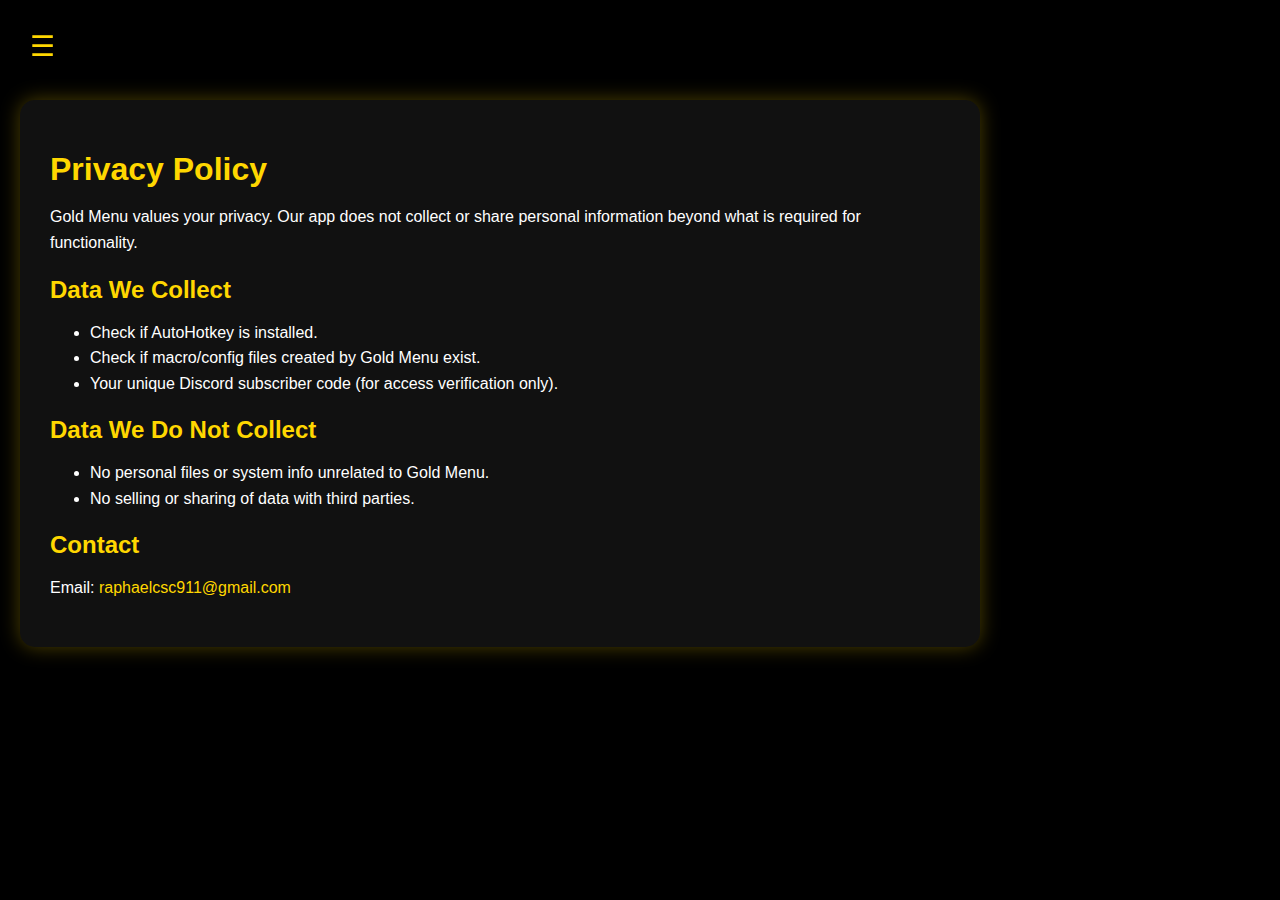
<file: privacy.html>
<!DOCTYPE html>
<html lang="en">
<head>
<meta charset="UTF-8">
<title>Privacy Policy - Gold Menu</title>
<style>
body {
  margin:0;
  font-family:'Segoe UI', Tahoma, Geneva, Verdana, sans-serif;
  background:#000;
  color:#ffd700;
  padding-top:80px; /* move content below menu button */
}
h1,h2 { color:#ffd700; margin-bottom:10px; }
p, li { color:#fff; line-height:1.6; }
a { color:#ffd700; text-decoration:none; }
a:hover { text-decoration:underline; }

.menu-btn {
  font-size:28px;
  cursor:pointer;
  padding:15px;
  position:fixed;
  top:15px;
  left:15px;
  color:#ffd700;
  z-index:1001;
  transition:0.3s;
}
.menu-btn:hover { color:#fff; }

.side-nav {
  height:100%;
  width:0;
  position:fixed;
  top:0;
  left:0;
  background:#000;
  overflow-x:hidden;
  transition:0.4s;
  padding-top:60px;
  box-shadow:2px 0 20px rgba(255,215,0,0.5);
  z-index:1000;
}
.side-nav a {
  padding:15px 30px;
  text-decoration:none;
  font-size:20px;
  color:#ffd700;
  display:block;
  transition:0.3s;
  border-bottom:1px solid rgba(255,215,0,0.2);
}
.side-nav a:hover { background:#111; }
.side-nav .closebtn { position:absolute; top:10px; right:20px; font-size:30px; cursor:pointer; }

.content-box {
  max-width:900px;
  margin:20px auto;
  background:#111;
  padding:30px;
  border-radius:15px;
  box-shadow:0 0 20px rgba(255,215,0,0.3);
  margin-left:20px;  /* move right so menu button doesn't overlap */
  margin-right:20px;
}
</style>
</head>
<body>

<span class="menu-btn" onclick="openNav()">☰</span>
<div id="mySidenav" class="side-nav">
  <a href="javascript:void(0)" class="closebtn" onclick="closeNav()">✖</a>
  <a href="index.html">Home</a>
  <a href="privacy.html">Privacy Policy</a>
  <a href="terms.html">Terms of Service</a>
  <a href="download.html">Download</a>
</div>

<div class="content-box">
<h1>Privacy Policy</h1>
<p>Gold Menu values your privacy. Our app does not collect or share personal information beyond what is required for functionality.</p>

<h2>Data We Collect</h2>
<ul>
  <li>Check if AutoHotkey is installed.</li>
  <li>Check if macro/config files created by Gold Menu exist.</li>
  <li>Your unique Discord subscriber code (for access verification only).</li>
</ul>

<h2>Data We Do Not Collect</h2>
<ul>
  <li>No personal files or system info unrelated to Gold Menu.</li>
  <li>No selling or sharing of data with third parties.</li>
</ul>

<h2>Contact</h2>
<p>Email: <a href="mailto:raphaelcsc911@gmail.com">raphaelcsc911@gmail.com</a></p>
</div>

<script>
function openNav() { document.getElementById("mySidenav").style.width = "280px"; }
function closeNav() { document.getElementById("mySidenav").style.width = "0"; }
</script>

</body>
</html>
</file>
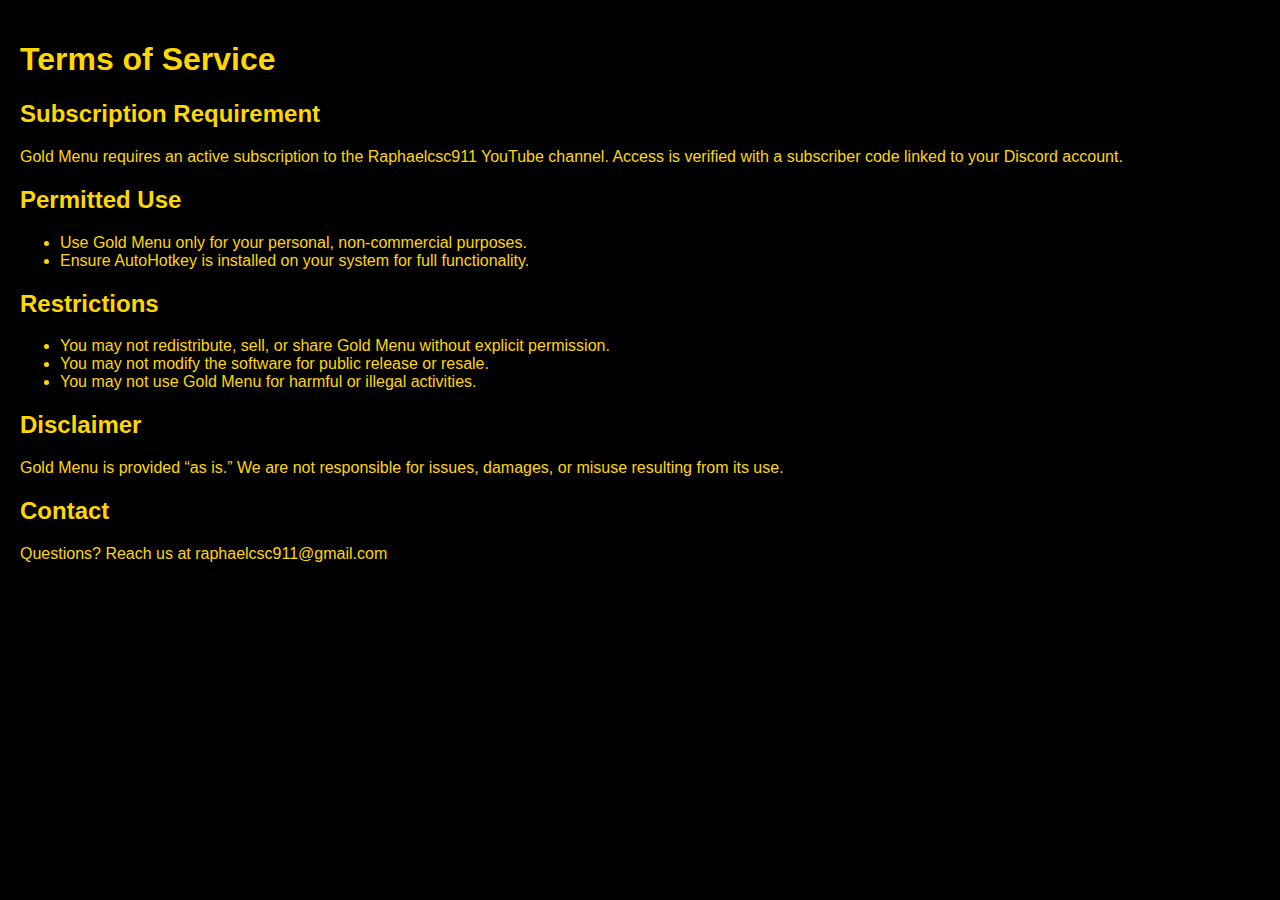
<file: Terms of Service.html>
<!DOCTYPE html>
<html lang="en">
<head>
  <meta charset="UTF-8">
  <title>Terms of Service - Gold Menu</title>
  <style>
    body {
      margin: 0;
      font-family: Arial, sans-serif;
      background-color: #000;
      color: #ffd700;
      padding: 20px;
    }
    h1, h2 {
      color: #ffd700;
    }
    a {
      color: #ffd700;
      text-decoration: none;
    }
    a:hover {
      text-decoration: underline;
    }
  </style>
</head>
<body>
  <h1>Terms of Service</h1>

  <h2>Subscription Requirement</h2>
  <p>Gold Menu requires an active subscription to the Raphaelcsc911 YouTube channel.  
  Access is verified with a subscriber code linked to your Discord account.</p>

  <h2>Permitted Use</h2>
  <ul>
    <li>Use Gold Menu only for your personal, non-commercial purposes.</li>
    <li>Ensure AutoHotkey is installed on your system for full functionality.</li>
  </ul>

  <h2>Restrictions</h2>
  <ul>
    <li>You may not redistribute, sell, or share Gold Menu without explicit permission.</li>
    <li>You may not modify the software for public release or resale.</li>
    <li>You may not use Gold Menu for harmful or illegal activities.</li>
  </ul>

  <h2>Disclaimer</h2>
  <p>Gold Menu is provided “as is.” We are not responsible for issues, damages, or misuse resulting from its use.</p>

  <h2>Contact</h2>
  <p>Questions? Reach us at <a href="mailto:raphaelcsc911@gmail.com">raphaelcsc911@gmail.com</a></p>
</body>
</html>
</file>
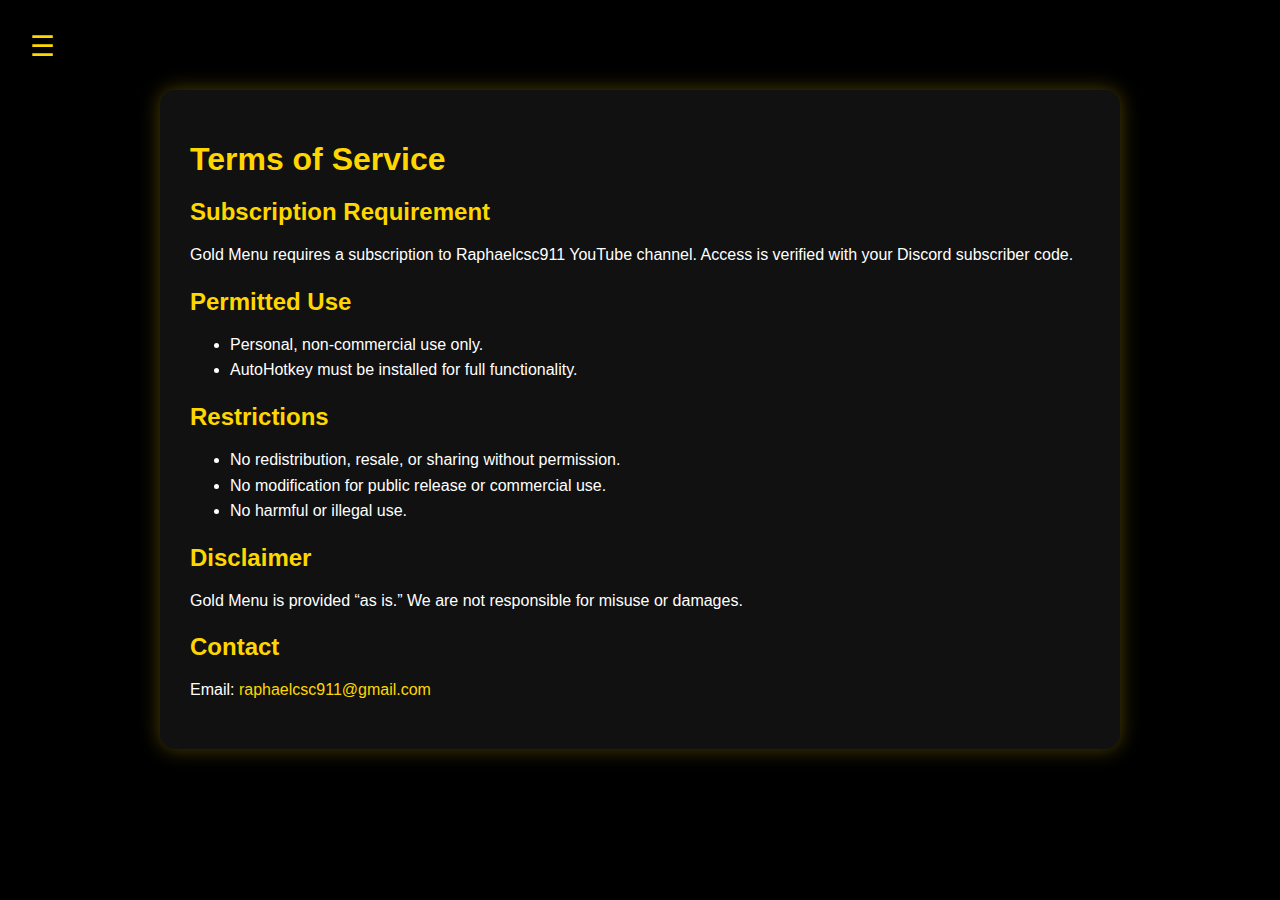
<file: terms.html>
<!DOCTYPE html>
<html lang="en">
<head>
<meta charset="UTF-8">
<title>Terms of Service - Gold Menu</title>
<style>
body {
  margin:0;
  font-family:'Segoe UI', Tahoma, Geneva, Verdana, sans-serif;
  background:#000;
  color:#ffd700;
  padding-top:70px; /* space for menu button */
}
h1,h2 { color:#ffd700; margin-bottom:10px; }
p, li { color:#fff; line-height:1.6; }
a { color:#ffd700; text-decoration:none; }
a:hover { text-decoration:underline; }

.menu-btn {
  font-size:28px;
  cursor:pointer;
  padding:15px;
  position:fixed;
  top:15px;
  left:15px;
  color:#ffd700;
  z-index:1001;
  transition:0.3s;
}
.menu-btn:hover { color:#fff; }

.side-nav {
  height:100%;
  width:0;
  position:fixed;
  top:0;
  left:0;
  background:#000;
  overflow-x:hidden;
  transition:0.4s;
  padding-top:60px;
  box-shadow:2px 0 20px rgba(255,215,0,0.5);
  z-index:1000;
}
.side-nav a {
  padding:15px 30px;
  text-decoration:none;
  font-size:20px;
  color:#ffd700;
  display:block;
  transition:0.3s;
  border-bottom:1px solid rgba(255,215,0,0.2);
}
.side-nav a:hover { background:#111; }
.side-nav .closebtn { position:absolute; top:10px; right:20px; font-size:30px; cursor:pointer; }

.content-box {
  max-width:900px;
  margin:20px auto;
  background:#111;
  padding:30px;
  border-radius:15px;
  box-shadow:0 0 20px rgba(255,215,0,0.3);
}
</style>
</head>
<body>

<span class="menu-btn" onclick="openNav()">☰</span>
<div id="mySidenav" class="side-nav">
  <a href="javascript:void(0)" class="closebtn" onclick="closeNav()">✖</a>
  <a href="index.html">Home</a>
  <a href="privacy.html">Privacy Policy</a>
  <a href="terms.html">Terms of Service</a>
  <a href="download.html">Download</a>
</div>

<div class="content-box">
<h1>Terms of Service</h1>

<h2>Subscription Requirement</h2>
<p>Gold Menu requires a subscription to Raphaelcsc911 YouTube channel. Access is verified with your Discord subscriber code.</p>

<h2>Permitted Use</h2>
<ul>
  <li>Personal, non-commercial use only.</li>
  <li>AutoHotkey must be installed for full functionality.</li>
</ul>

<h2>Restrictions</h2>
<ul>
  <li>No redistribution, resale, or sharing without permission.</li>
  <li>No modification for public release or commercial use.</li>
  <li>No harmful or illegal use.</li>
</ul>

<h2>Disclaimer</h2>
<p>Gold Menu is provided “as is.” We are not responsible for misuse or damages.</p>

<h2>Contact</h2>
<p>Email: <a href="mailto:raphaelcsc911@gmail.com">raphaelcsc911@gmail.com</a></p>
</div>

<script>
function openNav() { document.getElementById("mySidenav").style.width = "280px"; }
function closeNav() { document.getElementById("mySidenav").style.width = "0"; }
</script>

</body>
</html>
</file>
